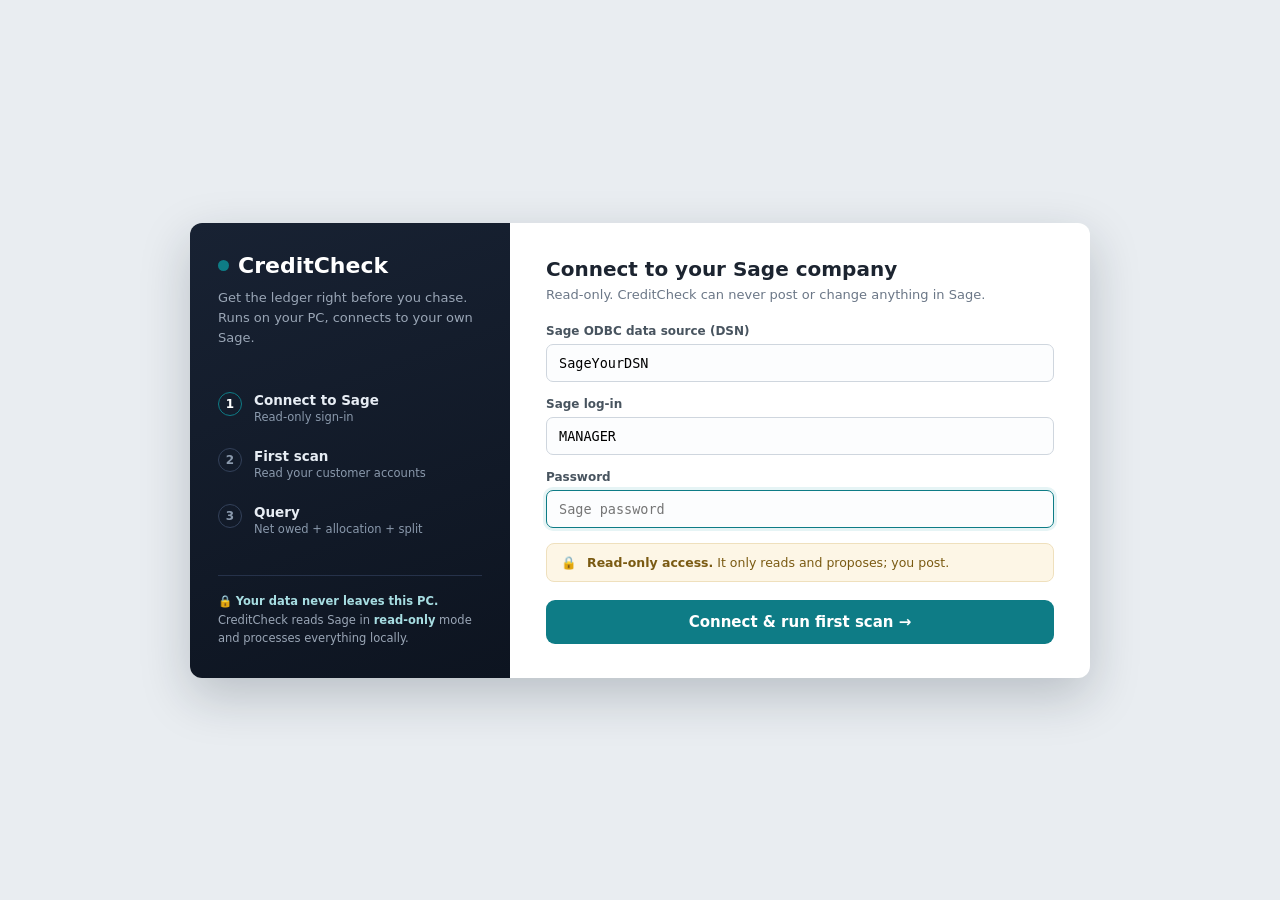
<file: src/creditcheck/api/web/index.html>
<!doctype html>
<html lang="en">
<head>
<meta charset="utf-8">
<meta name="viewport" content="width=device-width, initial-scale=1">
<title>CreditCheck</title>
<link rel="icon" href="favicon.ico">
<link rel="stylesheet" href="style.css">
</head>
<body>

<!-- ================= CONNECT SCREEN ================= -->
<div id="connect" class="screen">
  <div class="window">
    <div class="brandcol">
      <div class="logo"><span class="dot"></span>CreditCheck</div>
      <div class="tag">Get the ledger right before you chase. Runs on your PC, connects to your own Sage.</div>
      <div class="steps">
        <div class="step active"><div class="num">1</div><div><div class="t">Connect to Sage</div><div class="d">Read-only sign-in</div></div></div>
        <div class="step"><div class="num">2</div><div><div class="t">First scan</div><div class="d">Read your customer accounts</div></div></div>
        <div class="step"><div class="num">3</div><div><div class="t">Query</div><div class="d">Net owed + allocation + split</div></div></div>
      </div>
      <div class="trust">🔒 <b>Your data never leaves this PC.</b><br>CreditCheck reads Sage in <b>read-only</b> mode and processes everything locally.</div>
    </div>
    <div class="form">
      <h1>Connect to your Sage company</h1>
      <div class="lead">Read-only. CreditCheck can never post or change anything in Sage.</div>
      <div class="field"><label>Sage ODBC data source (DSN)</label>
        <input id="c-dsn" class="inp" value="SageYourDSN"></div>
      <div class="field"><label>Sage log-in</label>
        <input id="c-user" class="inp" value="MANAGER" placeholder="username"></div>
      <div class="field"><label>Password</label>
        <input id="c-pass" class="inp" type="password" placeholder="Sage password" autofocus></div>
      <div class="mode"><span>🔒</span><div><b>Read-only access.</b> It only reads and proposes; you post.</div></div>
      <button id="c-btn" class="cta">Connect &amp; run first scan →</button>
      <div id="c-err" class="err hidden"></div>
    </div>
  </div>
</div>

<!-- ================= MAIN APP ================= -->
<div id="mainapp" class="app hidden">
  <aside>
    <div class="brand"><span class="dot"></span>CreditCheck<small>Forensic AR credit control</small></div>
    <nav><a class="active">⛃ Query accounts</a></nav>
    <div class="side-foot">
      <div class="lock">🔒 Data stays on this PC</div>
      <div>Nothing is uploaded.</div>
    </div>
  </aside>
  <main>
    <div class="topbar">
      <div class="conn"><span class="g"></span>Connected: <b id="t-company">Sage</b></div>
      <span class="ro">READ-ONLY</span>
      <span class="conn" id="t-scan">—</span>
      <span class="local">🔒 Local processing — data never leaves this machine</span>
    </div>

    <div class="split">
      <!-- UPPER: query input + client list -->
      <section class="upper">
        <div class="searchrow">
          <textarea id="q-input" placeholder="Type a customer code or name to search. Batch: paste several codes separated by space, comma or new line."></textarea>
        </div>
        <div class="searchhint" id="q-hint">—</div>
        <div class="panel acctpanel">
          <table>
            <thead><tr><th>Account</th><th>Customer</th><th class="amt">Book balance</th></tr></thead>
            <tbody id="acctrows"></tbody>
          </table>
        </div>
      </section>

      <!-- LOWER: three-stage results -->
      <section class="lower">
        <div class="lowerhead" id="l-head">Select a customer above to see results</div>
        <div class="tabs">
          <button id="tabbtn1" class="active" data-tab="1">Stage 1 · Net &amp; open items</button>
          <button id="tabbtn2" data-tab="2">Stage 2 · Allocation chain</button>
          <button id="tabbtn3" data-tab="3">Stage 3 · Split reconciliation</button>
        </div>
        <div class="tabwrap">
          <div id="tab1" class="tabview active"><div class="empty">No customer selected.</div></div>
          <div id="tab2" class="tabview"><div class="empty">No customer selected.</div></div>
          <div id="tab3" class="tabview"><div class="empty">No customer selected.</div></div>
        </div>
      </section>
    </div>
  </main>
</div>

<script src="app.js"></script>
</body>
</html>
</file>
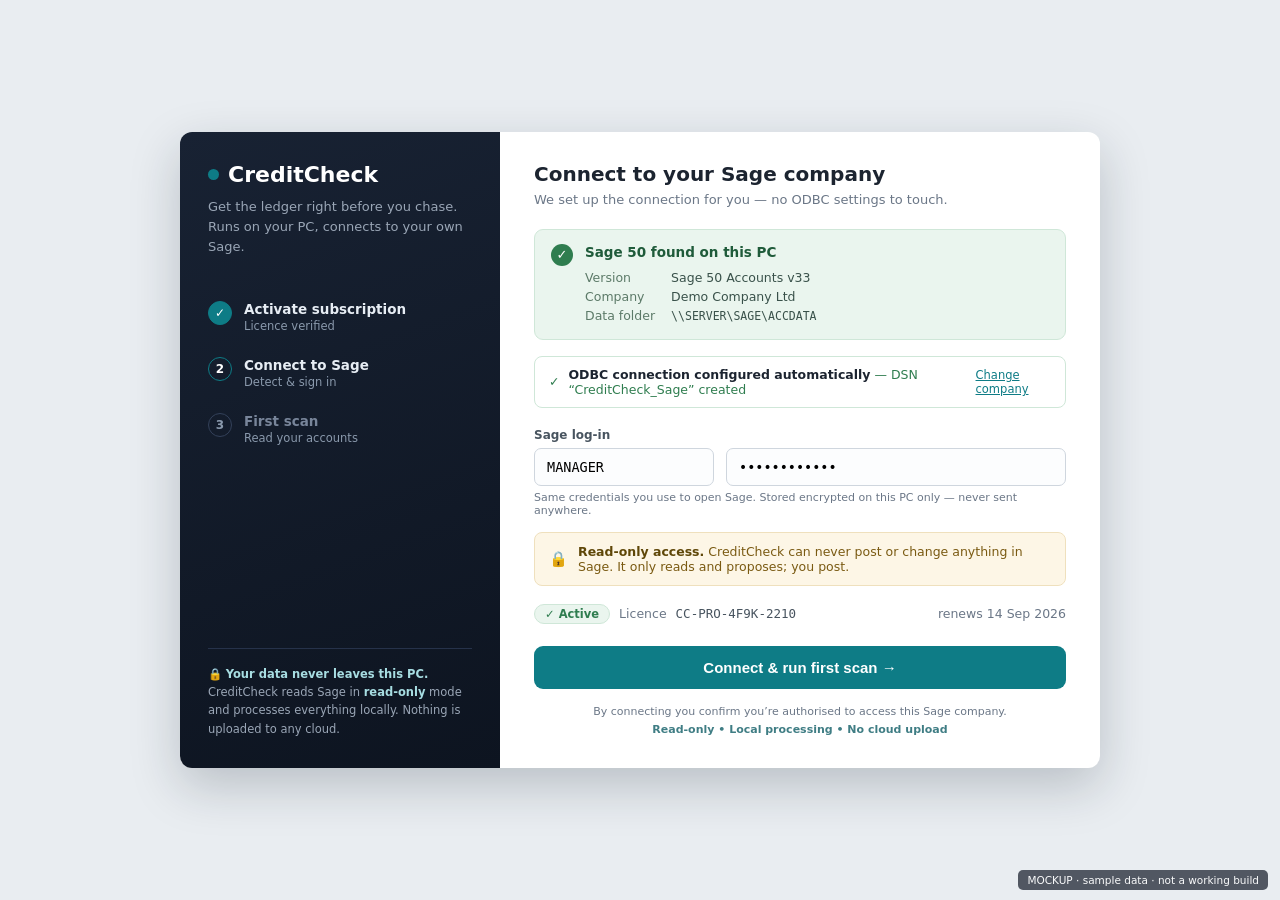
<file: docs/mockups/01-connect-preview.html>
<!doctype html>
<html lang="en">
<head>
<meta charset="utf-8">
<meta name="viewport" content="width=device-width, initial-scale=1">
<title>CreditCheck — Connect to Sage (mockup)</title>
<style>
  :root{
    --ink:#1c2430; --muted:#6b7787; --line:#e3e8ee; --panel:#fff;
    --slate:#111826; --accent:#0e7c86; --accent-soft:#e6f4f5;
    --green:#2f7d4f; --green-soft:#eaf5ee; --amber:#b7791f; --amber-soft:#fdf6e6;
    --mono:"Consolas","SF Mono",Menlo,monospace;
  }
  *{box-sizing:border-box}
  body{margin:0;font-family:"Segoe UI",system-ui,sans-serif;background:#e9edf1;color:var(--ink);
       min-height:100vh;display:flex;align-items:center;justify-content:center;padding:26px}
  .window{width:920px;max-width:100%;background:var(--panel);border-radius:12px;overflow:hidden;
          box-shadow:0 18px 50px rgba(20,30,45,.22);display:grid;grid-template-columns:320px 1fr}

  /* Left brand panel */
  .brandcol{background:linear-gradient(160deg,#182233,#0d1420);color:#cdd6e2;padding:30px 28px;display:flex;flex-direction:column}
  .logo{font-size:22px;font-weight:700;color:#fff;display:flex;align-items:center;gap:9px}
  .logo .dot{width:11px;height:11px;border-radius:50%;background:var(--accent)}
  .tag{margin-top:10px;font-size:13px;line-height:1.55;color:#9aa6b6}
  .steps{margin-top:32px;flex:1}
  .step{display:flex;gap:12px;align-items:flex-start;padding:12px 0}
  .step .num{width:24px;height:24px;border-radius:50%;flex-shrink:0;display:flex;align-items:center;justify-content:center;
             font-size:12px;font-weight:700;border:1.5px solid #33415a;color:#8a99ac}
  .step.done .num{background:var(--accent);border-color:var(--accent);color:#fff}
  .step.active .num{border-color:var(--accent);color:#fff}
  .step .t{font-size:13.5px;font-weight:600;color:#e7edf4}
  .step .d{font-size:11.5px;color:#8a99ac;margin-top:2px}
  .step.pending .t{color:#7c8905;color:#78859a}
  .trust{border-top:1px solid #26324a;padding-top:16px;font-size:11.5px;line-height:1.6;color:#9aa6b6}
  .trust b{color:#a7dde2}

  /* Right form */
  .form{padding:30px 34px}
  .form h1{margin:0;font-size:20px}
  .form .lead{color:var(--muted);font-size:13px;margin:6px 0 22px}

  .detect{background:var(--green-soft);border:1px solid #cfe7d8;border-radius:9px;padding:14px 16px;display:flex;gap:12px;align-items:flex-start;margin-bottom:16px}
  .detect .chk{width:22px;height:22px;border-radius:50%;background:var(--green);color:#fff;display:flex;align-items:center;justify-content:center;font-size:13px;flex-shrink:0}
  .detect .h{font-weight:700;font-size:13.5px;color:#1f5b3a}
  .detect table{margin-top:8px;border-collapse:collapse}
  .detect td{padding:2px 0;font-size:12.5px;color:#39514a}
  .detect td.l{color:#5c7a68;padding-right:16px;white-space:nowrap}
  .detect td .path{font-family:var(--mono);font-size:11.5px}

  .auto{display:flex;align-items:center;gap:9px;font-size:12.5px;color:var(--green);background:#fff;border:1px solid #cfe7d8;border-radius:8px;padding:10px 14px;margin-bottom:20px}
  .auto .chk{color:var(--green)}
  .auto b{color:var(--ink)}
  .auto .re{margin-left:auto;font-size:11.5px;color:var(--accent);text-decoration:underline;cursor:pointer}

  .field{margin-bottom:15px}
  .field label{display:block;font-size:12px;font-weight:600;color:#48545f;margin-bottom:6px}
  .field .row{display:flex;gap:12px}
  .inp{width:100%;border:1px solid #cfd6de;border-radius:7px;padding:10px 12px;font-size:13.5px;font-family:var(--mono);background:#fcfdfe}
  .inp:focus{outline:none;border-color:var(--accent);box-shadow:0 0 0 3px var(--accent-soft)}
  .hint{font-size:11px;color:var(--muted);margin-top:5px}

  .mode{display:flex;align-items:center;gap:10px;background:var(--amber-soft);border:1px solid #efe0bd;border-radius:8px;padding:11px 14px;margin-bottom:18px;font-size:12.5px;color:#7a5a12}
  .mode .lock{font-size:15px}
  .mode b{color:#5f4708}

  .license{display:flex;align-items:center;gap:9px;font-size:12.5px;color:var(--muted);margin-bottom:22px}
  .license .pill{background:var(--green-soft);color:var(--green);border:1px solid #cfe7d8;border-radius:20px;padding:2px 10px;font-weight:600;font-size:11.5px}
  .license .key{font-family:var(--mono);color:#48545f}

  .cta{width:100%;border:none;background:var(--accent);color:#fff;font-size:15px;font-weight:700;padding:13px;border-radius:9px;cursor:pointer}
  .cta:hover{background:#0b6c75}
  .foot{text-align:center;font-size:11px;color:var(--muted);margin-top:14px;line-height:1.6}
  .foot b{color:#3f7d84}
  .mockbadge{position:fixed;right:12px;bottom:10px;background:#111826;color:#fff;font-size:10.5px;padding:4px 9px;border-radius:5px;opacity:.7}
</style>
</head>
<body>
  <div class="window">
    <!-- Left -->
    <div class="brandcol">
      <div class="logo"><span class="dot"></span>CreditCheck</div>
      <div class="tag">Get the ledger right before you chase. Runs on your PC, connects to your own Sage.</div>

      <div class="steps">
        <div class="step done"><div class="num">✓</div><div><div class="t">Activate subscription</div><div class="d">Licence verified</div></div></div>
        <div class="step active"><div class="num">2</div><div><div class="t">Connect to Sage</div><div class="d">Detect &amp; sign in</div></div></div>
        <div class="step pending"><div class="num">3</div><div><div class="t">First scan</div><div class="d">Read your accounts</div></div></div>
      </div>

      <div class="trust">
        🔒 <b>Your data never leaves this PC.</b><br>
        CreditCheck reads Sage in <b>read-only</b> mode and processes everything locally. Nothing is uploaded to any cloud.
      </div>
    </div>

    <!-- Right -->
    <div class="form">
      <h1>Connect to your Sage company</h1>
      <div class="lead">We set up the connection for you — no ODBC settings to touch.</div>

      <div class="detect">
        <div class="chk">✓</div>
        <div>
          <div class="h">Sage 50 found on this PC</div>
          <table>
            <tr><td class="l">Version</td><td>Sage 50 Accounts v33</td></tr>
            <tr><td class="l">Company</td><td>Demo Company Ltd</td></tr>
            <tr><td class="l">Data folder</td><td><span class="path">\\SERVER\SAGE\ACCDATA</span></td></tr>
          </table>
        </div>
      </div>

      <div class="auto">
        <span class="chk">✓</span><div><b>ODBC connection configured automatically</b> — DSN “CreditCheck_Sage” created</div>
        <span class="re">Change company</span>
      </div>

      <div class="field">
        <label>Sage log-in</label>
        <div class="row">
          <input class="inp" value="MANAGER" style="max-width:180px" aria-label="Sage username">
          <input class="inp" type="password" value="············" aria-label="Sage password">
        </div>
        <div class="hint">Same credentials you use to open Sage. Stored encrypted on this PC only — never sent anywhere.</div>
      </div>

      <div class="mode">
        <span class="lock">🔒</span><div><b>Read-only access.</b> CreditCheck can never post or change anything in Sage. It only reads and proposes; you post.</div>
      </div>

      <div class="license">
        <span class="pill">✓ Active</span>
        <span>Licence</span><span class="key">CC-PRO-4F9K-2210</span>
        <span style="margin-left:auto">renews 14 Sep 2026</span>
      </div>

      <button class="cta">Connect &amp; run first scan →</button>
      <div class="foot">By connecting you confirm you’re authorised to access this Sage company.<br>
        <b>Read-only • Local processing • No cloud upload</b></div>
    </div>
  </div>
  <div class="mockbadge">MOCKUP · sample data · not a working build</div>
</body>
</html>
</file>
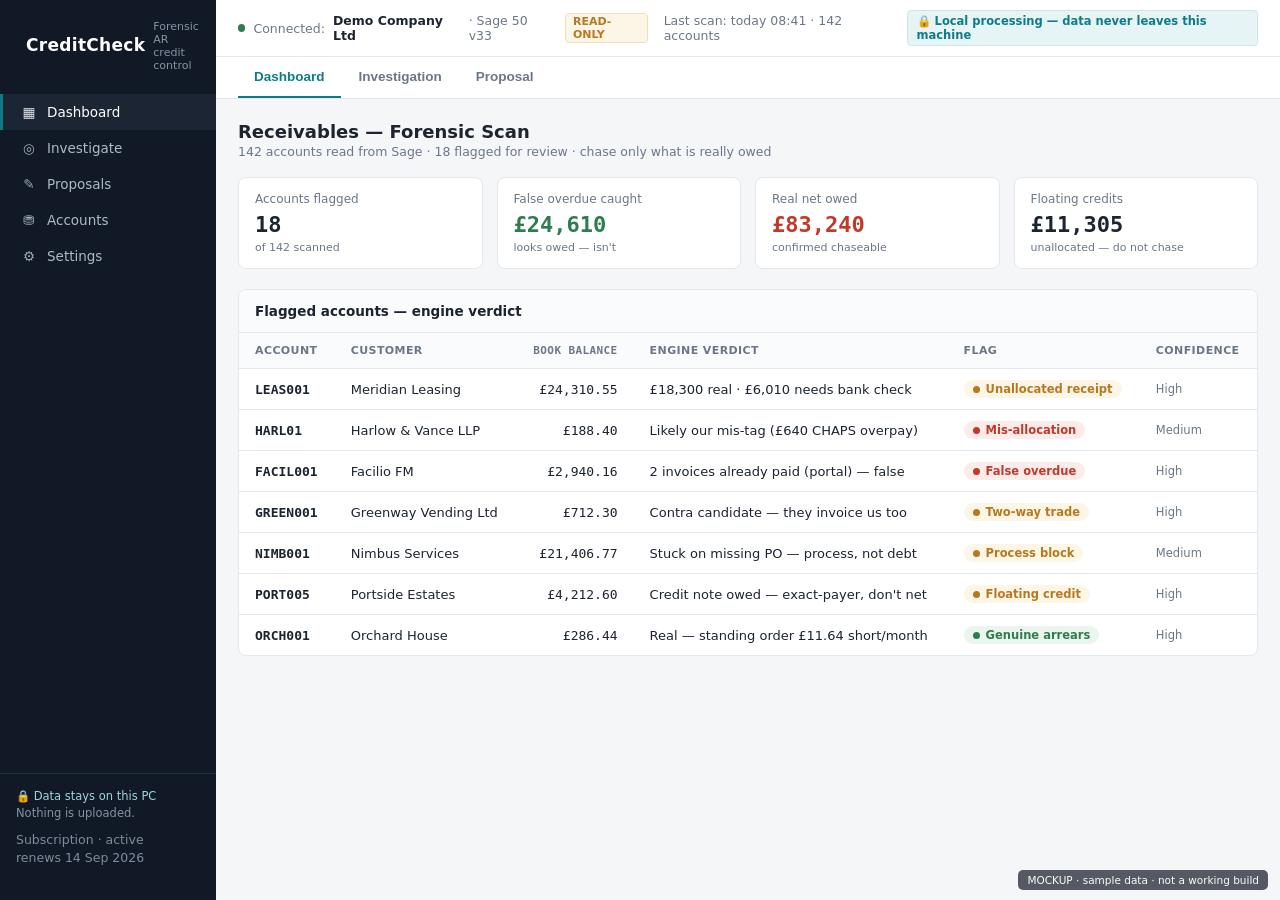
<file: docs/mockups/ui-preview.html>
<!doctype html>
<html lang="en">
<head>
<meta charset="utf-8">
<meta name="viewport" content="width=device-width, initial-scale=1">
<title>CreditCheck — UI Preview (mockup)</title>
<style>
  :root{
    --bg:#f4f6f8; --panel:#ffffff; --ink:#1c2430; --muted:#6b7787;
    --line:#e3e8ee; --slate:#1f2937; --slate2:#111826;
    --accent:#0e7c86; --accent-soft:#e6f4f5;
    --red:#c0392b; --red-soft:#fbecea; --amber:#b7791f; --amber-soft:#fdf6e6;
    --green:#2f7d4f; --green-soft:#eaf5ee;
    --mono:"Consolas","SF Mono",Menlo,monospace;
  }
  *{box-sizing:border-box}
  body{margin:0;font-family:"Segoe UI",system-ui,sans-serif;background:var(--bg);color:var(--ink);font-size:14px}
  .app{display:flex;min-height:100vh}

  /* Sidebar */
  aside{width:216px;background:var(--slate2);color:#c7d0dc;display:flex;flex-direction:column;flex-shrink:0}
  .brand{padding:18px 18px 14px;font-size:17px;font-weight:700;color:#fff;letter-spacing:.3px;display:flex;align-items:center;gap:8px}
  .brand .dot{width:9px;height:9px;border-radius:50%;background:var(--accent)}
  .brand small{display:block;font-weight:400;font-size:11px;color:#8593a4;margin-top:2px;letter-spacing:0}
  nav{margin-top:8px;flex:1}
  nav a{display:flex;align-items:center;gap:10px;padding:10px 18px;color:#aeb9c7;text-decoration:none;font-size:13.5px;border-left:3px solid transparent}
  nav a.active{background:#1b2534;color:#fff;border-left-color:var(--accent)}
  nav a span.i{width:16px;text-align:center;opacity:.9}
  .side-foot{padding:14px 16px;border-top:1px solid #232f40;font-size:11.5px;line-height:1.5;color:#8593a4}
  .side-foot .lock{color:#9fd6db}
  .side-foot .sub{margin-top:8px;color:#7f8b9c}

  /* Main */
  main{flex:1;display:flex;flex-direction:column;min-width:0}
  .topbar{background:var(--panel);border-bottom:1px solid var(--line);padding:10px 22px;display:flex;align-items:center;gap:16px}
  .conn{display:flex;align-items:center;gap:8px;font-size:12.5px;color:var(--muted)}
  .conn .g{width:8px;height:8px;border-radius:50%;background:var(--green)}
  .conn b{color:var(--ink);font-weight:600}
  .ro{background:var(--amber-soft);color:var(--amber);border:1px solid #efe0bd;border-radius:4px;padding:1px 7px;font-size:11px;font-weight:600}
  .local{margin-left:auto;background:var(--accent-soft);color:var(--accent);border:1px solid #cbe6e8;border-radius:4px;padding:3px 9px;font-size:11.5px;font-weight:600}

  .tabs{display:flex;gap:2px;padding:0 22px;background:var(--panel);border-bottom:1px solid var(--line)}
  .tabs button{border:none;background:none;padding:12px 16px;font-size:13.5px;color:var(--muted);cursor:pointer;border-bottom:2px solid transparent;font-weight:600}
  .tabs button.active{color:var(--accent);border-bottom-color:var(--accent)}
  .wrap{padding:22px;overflow:auto}
  .view{display:none}
  .view.active{display:block}

  h2.title{margin:0 0 2px;font-size:18px}
  .sub{color:var(--muted);font-size:12.5px;margin-bottom:18px}

  /* Cards */
  .cards{display:grid;grid-template-columns:repeat(4,1fr);gap:14px;margin-bottom:20px}
  .card{background:var(--panel);border:1px solid var(--line);border-radius:8px;padding:14px 16px}
  .card .k{font-size:12px;color:var(--muted)}
  .card .v{font-size:22px;font-weight:700;margin-top:6px;font-family:var(--mono)}
  .card .n{font-size:11px;color:var(--muted);margin-top:4px}
  .card.warn .v{color:var(--red)} .card.ok .v{color:var(--green)}

  /* Table */
  .panel{background:var(--panel);border:1px solid var(--line);border-radius:8px;overflow:hidden}
  .panel h3{margin:0;padding:13px 16px;font-size:13.5px;border-bottom:1px solid var(--line);background:#fafbfc}
  table{width:100%;border-collapse:collapse}
  th,td{text-align:left;padding:11px 16px;border-bottom:1px solid var(--line);font-size:13px}
  th{font-size:11px;text-transform:uppercase;letter-spacing:.4px;color:var(--muted);font-weight:600;background:#fafbfc}
  tr:last-child td{border-bottom:none}
  tr.row:hover{background:#f7fafb;cursor:pointer}
  .amt{font-family:var(--mono);text-align:right;white-space:nowrap}
  .acc{font-family:var(--mono);font-weight:600}
  .pill{display:inline-flex;align-items:center;gap:6px;font-size:11.5px;font-weight:600;padding:2px 9px;border-radius:20px;white-space:nowrap}
  .pill .d{width:7px;height:7px;border-radius:50%}
  .p-red{background:var(--red-soft);color:var(--red)} .p-red .d{background:var(--red)}
  .p-amb{background:var(--amber-soft);color:var(--amber)} .p-amb .d{background:var(--amber)}
  .p-grn{background:var(--green-soft);color:var(--green)} .p-grn .d{background:var(--green)}
  .conf{font-size:11.5px;color:var(--muted)}

  /* Investigation */
  .invhead{display:flex;align-items:center;gap:12px;margin-bottom:6px}
  .crumb{color:var(--muted);font-size:12.5px;margin-bottom:14px}
  .crumb b{color:var(--ink)}
  .verdict{background:#fff;border:1px solid var(--line);border-left:4px solid var(--amber);border-radius:6px;padding:12px 16px;margin-bottom:18px;font-size:13px}
  .verdict b{color:var(--amber)}
  .grid2{display:grid;grid-template-columns:1.35fr 1fr;gap:18px;align-items:start}
  .story td,.story th{font-size:12.5px;padding:9px 14px}
  .tag{font-family:var(--mono);font-size:11.5px;color:var(--muted)}
  .bad{color:var(--red)} .good{color:var(--green)}
  .cons{padding:16px}
  .cons .line{display:flex;justify-content:space-between;padding:7px 0;border-bottom:1px dashed var(--line);font-size:13px}
  .cons .line:last-of-type{border-bottom:none}
  .cons .line .amt{font-weight:600}
  .cons .res{margin-top:10px;background:var(--amber-soft);border:1px solid #efe0bd;border-radius:6px;padding:10px 12px;display:flex;justify-content:space-between;align-items:center}
  .cons .res b{color:var(--amber);font-family:var(--mono);font-size:16px}
  .need{font-size:11.5px;color:var(--amber);margin-top:8px;display:flex;align-items:center;gap:6px}

  .drop{border:1.5px dashed #cdd6df;border-radius:8px;padding:16px;text-align:center;color:var(--muted);font-size:12.5px;margin-top:12px;background:#fcfdfe}
  .drop .ic{font-size:20px;opacity:.5}
  .drop b{color:var(--ink);display:block;margin:4px 0 2px;font-size:13px}
  .drop.parsed{border-style:solid;border-color:var(--green);background:var(--green-soft);color:var(--green)}
  .privacy{font-size:11px;color:var(--muted);margin-top:8px;text-align:center}

  .mail{display:flex;gap:10px;padding:10px 14px;border-bottom:1px solid var(--line);font-size:12.5px}
  .mail:last-child{border-bottom:none}
  .mail .ic{color:var(--muted)}
  .mail .m-sub{font-weight:600}
  .mail .m-meta{color:var(--muted);font-size:11.5px;margin-top:2px}
  .scanbtn{width:100%;border:none;background:var(--accent-soft);color:var(--accent);font-weight:600;padding:9px;font-size:12.5px;cursor:pointer;border-top:1px solid var(--line)}

  /* Proposal */
  .prop{background:#fff;border:1px solid var(--line);border-radius:8px;padding:14px 16px;margin-bottom:14px}
  .prop .n{font-weight:700;color:var(--accent);font-size:12px;letter-spacing:.3px}
  .prop h4{margin:6px 0 6px;font-size:14px}
  .prop p{margin:0;color:#39424f;font-size:13px;line-height:1.55}
  .prop .mono{font-family:var(--mono);font-size:12px;color:#39424f;background:#f6f8fa;border:1px solid var(--line);border-radius:5px;padding:8px 10px;margin-top:8px;white-space:pre-wrap}
  .actions{display:flex;gap:10px;margin-top:6px}
  .btn{border:1px solid var(--accent);background:var(--accent);color:#fff;padding:8px 14px;border-radius:6px;font-size:13px;font-weight:600;cursor:pointer}
  .btn.ghost{background:#fff;color:var(--accent)}
  .btn.dim{border-color:var(--line);background:#f2f4f6;color:var(--muted);cursor:not-allowed}
  .gate{background:var(--red-soft);border:1px solid #f0cfc9;color:#8a3324;border-radius:6px;padding:11px 14px;font-size:12.5px;margin-top:4px}
  .mockbadge{position:fixed;right:12px;bottom:10px;background:#111826;color:#fff;font-size:10.5px;padding:4px 9px;border-radius:5px;opacity:.7}
</style>
</head>
<body>
<div class="app">
  <aside>
    <div class="brand"><span class="dot"></span>CreditCheck<small>Forensic AR credit control</small></div>
    <nav>
      <a href="#" class="active" data-go="dash"><span class="i">▦</span>Dashboard</a>
      <a href="#" data-go="inv"><span class="i">◎</span>Investigate</a>
      <a href="#" data-go="prop"><span class="i">✎</span>Proposals</a>
      <a href="#"><span class="i">⛃</span>Accounts</a>
      <a href="#"><span class="i">⚙</span>Settings</a>
    </nav>
    <div class="side-foot">
      <div class="lock">🔒 Data stays on this PC</div>
      <div>Nothing is uploaded.</div>
      <div class="sub">Subscription · active<br>renews 14 Sep 2026</div>
    </div>
  </aside>

  <main>
    <div class="topbar">
      <div class="conn"><span class="g"></span>Connected: <b>Demo Company Ltd</b> · Sage 50 v33</div>
      <span class="ro">READ-ONLY</span>
      <span class="conn">Last scan: today 08:41 · 142 accounts</span>
      <span class="local">🔒 Local processing — data never leaves this machine</span>
    </div>

    <div class="tabs">
      <button class="active" data-go="dash">Dashboard</button>
      <button data-go="inv">Investigation</button>
      <button data-go="prop">Proposal</button>
    </div>

    <div class="wrap">

      <!-- ============ DASHBOARD ============ -->
      <section class="view active" id="dash">
        <h2 class="title">Receivables — Forensic Scan</h2>
        <div class="sub">142 accounts read from Sage · 18 flagged for review · chase only what is really owed</div>

        <div class="cards">
          <div class="card"><div class="k">Accounts flagged</div><div class="v">18</div><div class="n">of 142 scanned</div></div>
          <div class="card ok"><div class="k">False overdue caught</div><div class="v">£24,610</div><div class="n">looks owed — isn't</div></div>
          <div class="card warn"><div class="k">Real net owed</div><div class="v">£83,240</div><div class="n">confirmed chaseable</div></div>
          <div class="card"><div class="k">Floating credits</div><div class="v">£11,305</div><div class="n">unallocated — do not chase</div></div>
        </div>

        <div class="panel">
          <h3>Flagged accounts — engine verdict</h3>
          <table>
            <thead><tr><th>Account</th><th>Customer</th><th class="amt">Book balance</th><th>Engine verdict</th><th>Flag</th><th>Confidence</th></tr></thead>
            <tbody>
              <tr class="row" data-go="inv"><td class="acc">LEAS001</td><td>Meridian Leasing</td><td class="amt">£24,310.55</td><td>£18,300 real · £6,010 needs bank check</td><td><span class="pill p-amb"><span class="d"></span>Unallocated receipt</span></td><td class="conf">High</td></tr>
              <tr class="row" data-go="inv"><td class="acc">HARL01</td><td>Harlow &amp; Vance LLP</td><td class="amt">£188.40</td><td>Likely our mis-tag (£640 CHAPS overpay)</td><td><span class="pill p-red"><span class="d"></span>Mis-allocation</span></td><td class="conf">Medium</td></tr>
              <tr class="row" data-go="inv"><td class="acc">FACIL001</td><td>Facilio FM</td><td class="amt">£2,940.16</td><td>2 invoices already paid (portal) — false</td><td><span class="pill p-red"><span class="d"></span>False overdue</span></td><td class="conf">High</td></tr>
              <tr class="row" data-go="inv"><td class="acc">GREEN001</td><td>Greenway Vending Ltd</td><td class="amt">£712.30</td><td>Contra candidate — they invoice us too</td><td><span class="pill p-amb"><span class="d"></span>Two-way trade</span></td><td class="conf">High</td></tr>
              <tr class="row" data-go="inv"><td class="acc">NIMB001</td><td>Nimbus Services</td><td class="amt">£21,406.77</td><td>Stuck on missing PO — process, not debt</td><td><span class="pill p-amb"><span class="d"></span>Process block</span></td><td class="conf">Medium</td></tr>
              <tr class="row" data-go="inv"><td class="acc">PORT005</td><td>Portside Estates</td><td class="amt">£4,212.60</td><td>Credit note owed — exact-payer, don't net</td><td><span class="pill p-amb"><span class="d"></span>Floating credit</span></td><td class="conf">High</td></tr>
              <tr class="row" data-go="inv"><td class="acc">ORCH001</td><td>Orchard House</td><td class="amt">£286.44</td><td>Real — standing order £11.64 short/month</td><td><span class="pill p-grn"><span class="d"></span>Genuine arrears</span></td><td class="conf">High</td></tr>
            </tbody>
          </table>
        </div>
      </section>

      <!-- ============ INVESTIGATION ============ -->
      <section class="view" id="inv">
        <div class="crumb">Investigate ▸ <b>HARL01 — Harlow &amp; Vance LLP</b></div>
        <div class="invhead"><h2 class="title">Allocation investigation</h2></div>
        <div class="verdict">Engine view: book shows <b>£188.40</b> net owed — but a <b>£640 CHAPS overpayment</b> and a Leeds-vs-London credit split suggest this is <b>our mis-tag, not a real debt</b>. Confirm with the bank statement to close it out.</div>

        <div class="grid2">
          <!-- Left: story -->
          <div class="panel">
            <h3>Allocation story line — traced from AUDIT_USAGE</h3>
            <table class="story">
              <thead><tr><th>Date</th><th>Tran</th><th>Type</th><th>Detail</th><th class="amt">Amount</th></tr></thead>
              <tbody>
                <tr><td>31/01/26</td><td class="tag">210334</td><td>SI</td><td>Batch invoice (London 500123)</td><td class="amt">£480.00</td></tr>
                <tr><td>04/02/26</td><td class="tag">700456</td><td>SC</td><td>Leeds maintenance credit <span class="bad">→ split across 3 invoices</span></td><td class="amt bad">−£291.60</td></tr>
                <tr><td>18/10/24</td><td class="tag">204217</td><td>SR</td><td>CHAPS receipt <span class="bad">£640 over invoice value</span></td><td class="amt">£1,120.00</td></tr>
                <tr><td>—</td><td class="tag">9998</td><td>JC</td><td>Overpay parked in suspense (9998)</td><td class="amt">£640.00</td></tr>
                <tr><td>current</td><td class="tag">—</td><td>NET</td><td>Open per ledger</td><td class="amt">£188.40</td></tr>
              </tbody>
            </table>
          </div>

          <!-- Right: conservation + intake + email -->
          <div>
            <div class="panel">
              <h3>Conservation check</h3>
              <div class="cons">
                <div class="line"><span>Customer paid (cash) <span class="need">needs bank</span></span><span class="amt">£ —</span></div>
                <div class="line"><span>Our net invoiced (SI − SC)</span><span class="amt">£828.40</span></div>
                <div class="res"><span>Overpaid / true owed</span><b>pending</b></div>
                <div class="need">⚠ Drop the bank statement to compute the true figure</div>
              </div>
            </div>

            <div class="panel" style="margin-top:16px">
              <h3>Evidence intake — parsed on this PC</h3>
              <div style="padding:14px">
                <div class="drop"><div class="ic">⬇</div><b>Drop bank statement</b>CSV / OFX / PDF — matches actual cash received</div>
                <div class="drop parsed"><div class="ic">✓</div><b>customer_AP_screenshot.png — parsed</b>Their ledger shows they paid once, not twice</div>
                <div class="privacy">🔒 OCR &amp; parsing run locally — nothing is uploaded</div>
              </div>
            </div>

            <div class="panel" style="margin-top:16px">
              <h3>Related emails (Outlook) — read-only</h3>
              <div class="mail"><span class="ic">✉</span><div><div class="m-sub">RE: Leeds office maintenance credit</div><div class="m-meta">accounts@harlowvance.example · matched invoice 700456 · 12 Nov</div></div></div>
              <div class="mail"><span class="ic">✉</span><div><div class="m-sub">Remittance — Jan payment run</div><div class="m-meta">ap@harlowvance.example · matched CHAPS £1,120 · 20 Jan</div></div></div>
              <button class="scanbtn">🔍 Scan Outlook for this account (authorised · read-only)</button>
            </div>
          </div>
        </div>
      </section>

      <!-- ============ PROPOSAL ============ -->
      <section class="view" id="prop">
        <div class="crumb">Investigate ▸ HARL01 ▸ <b>Proposed actions</b></div>
        <h2 class="title">Proposal — you execute in Sage</h2>
        <div class="sub">CreditCheck never writes to Sage. It prepares the steps and evidence; a human posts them after approval.</div>

        <div class="prop">
          <div class="n">ACTION 1 · ALLOCATE</div>
          <h4>Zero-amount receipt to clear the mis-tag</h4>
          <p>Un-allocate CHAPS receipt (tran 204217), then re-allocate per remittance. Net the Leeds credit 700456 against its <em>own</em> London invoice, not the 3 it was split across.</p>
          <div class="mono">Customer Receipt · amount 0.00
  + SC 700456  −£291.60  → invoice 500123
  + SR residual £640.00  → suspense 9998 reversal
  Analysis total must = 0.00</div>
        </div>

        <div class="prop">
          <div class="n">ACTION 2 · REVERSE</div>
          <h4>Reverse the £795 overpay out of 2110</h4>
          <p>Batch credit, ref <span class="tag">9998REV</span>, mirroring the original split line — returns the overpayment to the customer account as a clean credit.</p>
        </div>

        <div class="prop">
          <div class="n">ACTION 3 · COMMUNICATE</div>
          <h4>Draft email to customer (evidence-backed)</h4>
          <div class="mono">Hi ...,  Thank you for your payment. Having reconciled the
account, our records now agree with yours: the January CHAPS
of £1,120.00 covered invoice 500123 in full, and the Leeds
maintenance credit (£291.60) has been applied. A £640.00
overpayment sits to your credit — shall we refund or hold it
against the next invoice?  Statement attached.</div>
          <div class="actions">
            <button class="btn ghost">📋 Copy email draft</button>
            <button class="btn ghost">📄 Attach statement</button>
          </div>
        </div>

        <div class="actions" style="margin:16px 0">
          <button class="btn">⬇ Export allocation file for Sage</button>
          <button class="btn dim">Post to Sage (disabled — read-only)</button>
        </div>
        <div class="gate">⛔ Approval gate: nothing is posted until a supervisor signs off. CreditCheck only prepares — you post.</div>
      </section>

    </div>
  </main>
</div>
<div class="mockbadge">MOCKUP · sample data · not a working build</div>

<script>
  function go(id){
    document.querySelectorAll('.view').forEach(v=>v.classList.toggle('active',v.id===id));
    document.querySelectorAll('.tabs button').forEach(b=>b.classList.toggle('active',b.dataset.go===id));
    document.querySelectorAll('nav a').forEach(a=>a.classList.toggle('active',a.dataset.go===id));
    window.scrollTo(0,0);
  }
  document.querySelectorAll('[data-go]').forEach(el=>{
    el.addEventListener('click',e=>{e.preventDefault();go(el.dataset.go);});
  });
</script>
</body>
</html>
</file>
<file: src/creditcheck/api/web/style.css>
:root{
  --bg:#f4f6f8; --panel:#ffffff; --ink:#1c2430; --muted:#6b7787;
  --line:#e3e8ee; --slate:#1f2937; --slate2:#111826;
  --accent:#0e7c86; --accent-soft:#e6f4f5;
  --red:#c0392b; --red-soft:#fbecea; --amber:#b7791f; --amber-soft:#fdf6e6;
  --green:#2f7d4f; --green-soft:#eaf5ee;
  --mono:"Consolas","SF Mono",Menlo,monospace;
}
*{box-sizing:border-box}
body{margin:0;font-family:"Segoe UI",system-ui,sans-serif;background:var(--bg);color:var(--ink);font-size:14px}
.hidden{display:none !important}
.amt{font-family:var(--mono);text-align:right;white-space:nowrap}
.acc{font-family:var(--mono);font-weight:600}
.neg{color:var(--red)} .pos{color:var(--ink)}
button{font-family:inherit}

/* ================= CONNECT SCREEN ================= */
#connect{min-height:100vh;display:flex;align-items:center;justify-content:center;background:#e9edf1;padding:26px}
.window{width:900px;max-width:100%;background:#fff;border-radius:12px;overflow:hidden;
  box-shadow:0 18px 50px rgba(20,30,45,.22);display:grid;grid-template-columns:320px 1fr}
.brandcol{background:linear-gradient(160deg,#182233,#0d1420);color:#cdd6e2;padding:30px 28px;display:flex;flex-direction:column}
.brandcol .logo{font-size:22px;font-weight:700;color:#fff;display:flex;align-items:center;gap:9px}
.brandcol .logo .dot{width:11px;height:11px;border-radius:50%;background:var(--accent)}
.brandcol .tag{margin-top:10px;font-size:13px;line-height:1.55;color:#9aa6b6}
.brandcol .steps{margin-top:32px;flex:1}
.brandcol .step{display:flex;gap:12px;align-items:flex-start;padding:12px 0}
.brandcol .num{width:24px;height:24px;border-radius:50%;flex-shrink:0;display:flex;align-items:center;justify-content:center;
  font-size:12px;font-weight:700;border:1.5px solid #33415a;color:#8a99ac}
.brandcol .step.active .num{border-color:var(--accent);color:#fff}
.brandcol .step .t{font-size:13.5px;font-weight:600;color:#e7edf4}
.brandcol .step .d{font-size:11.5px;color:#8a99ac;margin-top:2px}
.brandcol .trust{border-top:1px solid #26324a;padding-top:16px;font-size:11.5px;line-height:1.6;color:#9aa6b6}
.brandcol .trust b{color:#a7dde2}
.form{padding:34px 36px}
.form h1{margin:0;font-size:20px}
.form .lead{color:var(--muted);font-size:13px;margin:6px 0 22px}
.field{margin-bottom:15px}
.field label{display:block;font-size:12px;font-weight:600;color:#48545f;margin-bottom:6px}
.inp{width:100%;border:1px solid #cfd6de;border-radius:7px;padding:10px 12px;font-size:13.5px;font-family:var(--mono);background:#fcfdfe}
.inp:focus{outline:none;border-color:var(--accent);box-shadow:0 0 0 3px var(--accent-soft)}
.mode{display:flex;align-items:center;gap:10px;background:var(--amber-soft);border:1px solid #efe0bd;border-radius:8px;padding:11px 14px;margin:6px 0 18px;font-size:12.5px;color:#7a5a12}
.cta{width:100%;border:none;background:var(--accent);color:#fff;font-size:15px;font-weight:700;padding:13px;border-radius:9px;cursor:pointer}
.cta:hover{background:#0b6c75}
.cta:disabled{opacity:.6;cursor:default}
.err{background:var(--red-soft);border:1px solid #f0cfc9;color:#8a3324;border-radius:7px;padding:10px 13px;font-size:12.5px;margin-top:14px}

/* ================= MAIN APP ================= */
.app{display:flex;min-height:100vh}
aside{width:216px;background:var(--slate2);color:#c7d0dc;display:flex;flex-direction:column;flex-shrink:0}
aside .brand{padding:18px 18px 14px;font-size:17px;font-weight:700;color:#fff;display:flex;align-items:center;gap:8px}
aside .brand .dot{width:9px;height:9px;border-radius:50%;background:var(--accent)}
aside .brand small{display:block;font-weight:400;font-size:11px;color:#8593a4;margin-top:2px}
aside nav{margin-top:8px;flex:1}
aside nav a{display:flex;align-items:center;gap:10px;padding:10px 18px;color:#aeb9c7;text-decoration:none;font-size:13.5px;border-left:3px solid transparent;cursor:pointer}
aside nav a.active{background:#1b2534;color:#fff;border-left-color:var(--accent)}
.side-foot{padding:14px 16px;border-top:1px solid #232f40;font-size:11.5px;line-height:1.5;color:#8593a4}
.side-foot .lock{color:#9fd6db}

main{flex:1;display:flex;flex-direction:column;min-width:0}
.topbar{background:var(--panel);border-bottom:1px solid var(--line);padding:10px 22px;display:flex;align-items:center;gap:16px;flex-shrink:0}
.conn{display:flex;align-items:center;gap:8px;font-size:12.5px;color:var(--muted)}
.conn .g{width:8px;height:8px;border-radius:50%;background:var(--green)}
.conn b{color:var(--ink);font-weight:600}
.ro{background:var(--amber-soft);color:var(--amber);border:1px solid #efe0bd;border-radius:4px;padding:1px 7px;font-size:11px;font-weight:600}
.local{margin-left:auto;background:var(--accent-soft);color:var(--accent);border:1px solid #cbe6e8;border-radius:4px;padding:3px 9px;font-size:11.5px;font-weight:600}

/* split: upper query, lower results */
.split{flex:1;display:flex;flex-direction:column;min-height:0}
.upper{padding:16px 22px 10px;border-bottom:1px solid var(--line);background:#fbfcfd;flex-shrink:0}
.searchrow{display:flex;gap:12px;align-items:flex-start}
.searchrow textarea{flex:1;border:1px solid #cfd6de;border-radius:7px;padding:9px 12px;font-size:13px;font-family:var(--mono);background:#fff;resize:vertical;min-height:38px;max-height:90px}
.searchrow textarea:focus{outline:none;border-color:var(--accent);box-shadow:0 0 0 3px var(--accent-soft)}
.searchhint{font-size:11.5px;color:var(--muted);margin-top:6px}
.acctpanel{margin-top:12px;max-height:230px;overflow:auto;background:#fff;border:1px solid var(--line);border-radius:8px}
.lower{flex:1;display:flex;flex-direction:column;min-height:0}
.lowerhead{padding:12px 22px 0;font-size:15px;font-weight:700}
.lowerhead small{font-weight:400;color:var(--muted);font-size:12.5px;margin-left:8px}
.tabs{display:flex;gap:2px;padding:8px 22px 0;border-bottom:1px solid var(--line);background:var(--panel)}
.tabs button{border:none;background:none;padding:11px 16px;font-size:13.5px;color:var(--muted);cursor:pointer;border-bottom:2px solid transparent;font-weight:600}
.tabs button.active{color:var(--accent);border-bottom-color:var(--accent)}
.tabs button:disabled{opacity:.5;cursor:default}
.tabwrap{flex:1;overflow:auto;padding:20px 22px}
.tabview{display:none} .tabview.active{display:block}

/* tables / cards (from mockup) */
.cards{display:grid;grid-template-columns:repeat(4,1fr);gap:14px;margin-bottom:18px}
.card{background:var(--panel);border:1px solid var(--line);border-radius:8px;padding:14px 16px}
.card .k{font-size:12px;color:var(--muted)}
.card .v{font-size:22px;font-weight:700;margin-top:6px;font-family:var(--mono)}
.card .n{font-size:11px;color:var(--muted);margin-top:4px}
.card.warn .v{color:var(--red)} .card.ok .v{color:var(--green)}
.panel{background:var(--panel);border:1px solid var(--line);border-radius:8px;overflow:hidden;margin-bottom:16px}
.panel h3{margin:0;padding:13px 16px;font-size:13.5px;border-bottom:1px solid var(--line);background:#fafbfc}
table{width:100%;border-collapse:collapse}
th,td{text-align:left;padding:10px 16px;border-bottom:1px solid var(--line);font-size:13px}
th{font-size:11px;text-transform:uppercase;letter-spacing:.4px;color:var(--muted);font-weight:600;background:#fafbfc;position:sticky;top:0}
tr:last-child td{border-bottom:none}
tr.row:hover{background:#f7fafb;cursor:pointer}
tr.sel{background:var(--accent-soft)}
.pill{display:inline-flex;align-items:center;gap:6px;font-size:11.5px;font-weight:600;padding:2px 9px;border-radius:20px;white-space:nowrap}
.pill .d{width:7px;height:7px;border-radius:50%}
.p-red{background:var(--red-soft);color:var(--red)} .p-red .d{background:var(--red)}
.p-amb{background:var(--amber-soft);color:var(--amber)} .p-amb .d{background:var(--amber)}
.p-grn{background:var(--green-soft);color:var(--green)} .p-grn .d{background:var(--green)}
.muted{color:var(--muted)}
.empty{padding:40px 22px;text-align:center;color:var(--muted);font-size:13px}
.loading{padding:30px 22px;text-align:center;color:var(--muted);font-size:13px}
.selfcheck{border-radius:6px;padding:10px 14px;font-size:12.5px;margin-bottom:14px}
.selfcheck.ok{background:var(--green-soft);border:1px solid #cfe7d8;color:#1f5b3a}
.selfcheck.bad{background:var(--red-soft);border:1px solid #f0cfc9;color:#8a3324}
.invblock{border:1px solid var(--line);border-radius:8px;margin-bottom:12px;overflow:hidden}
.invblock .h{background:#fafbfc;padding:10px 14px;font-size:13px;display:flex;justify-content:space-between;gap:12px;border-bottom:1px solid var(--line)}
.invblock .h b{font-family:var(--mono)}
.invblock table{font-size:12.5px}
.arrow{color:var(--accent);font-weight:700}

/* Stage 2 live progress bar */
.prog{padding:26px 4px}
.prog-label{font-size:13px;color:var(--ink);margin-bottom:10px;display:flex;justify-content:space-between;gap:12px}
.prog-label #prog-count{font-family:var(--mono);color:var(--accent);font-weight:600;white-space:nowrap}
.prog-track{height:10px;background:#e6ebf0;border-radius:6px;overflow:hidden}
.prog-bar{height:100%;background:var(--accent);width:0;transition:width .25s ease}

/* Secondary invoice search (Stage 2 & 3) */
.invsearch{margin-bottom:14px}
.invsearch .inp{width:100%}
</file>
